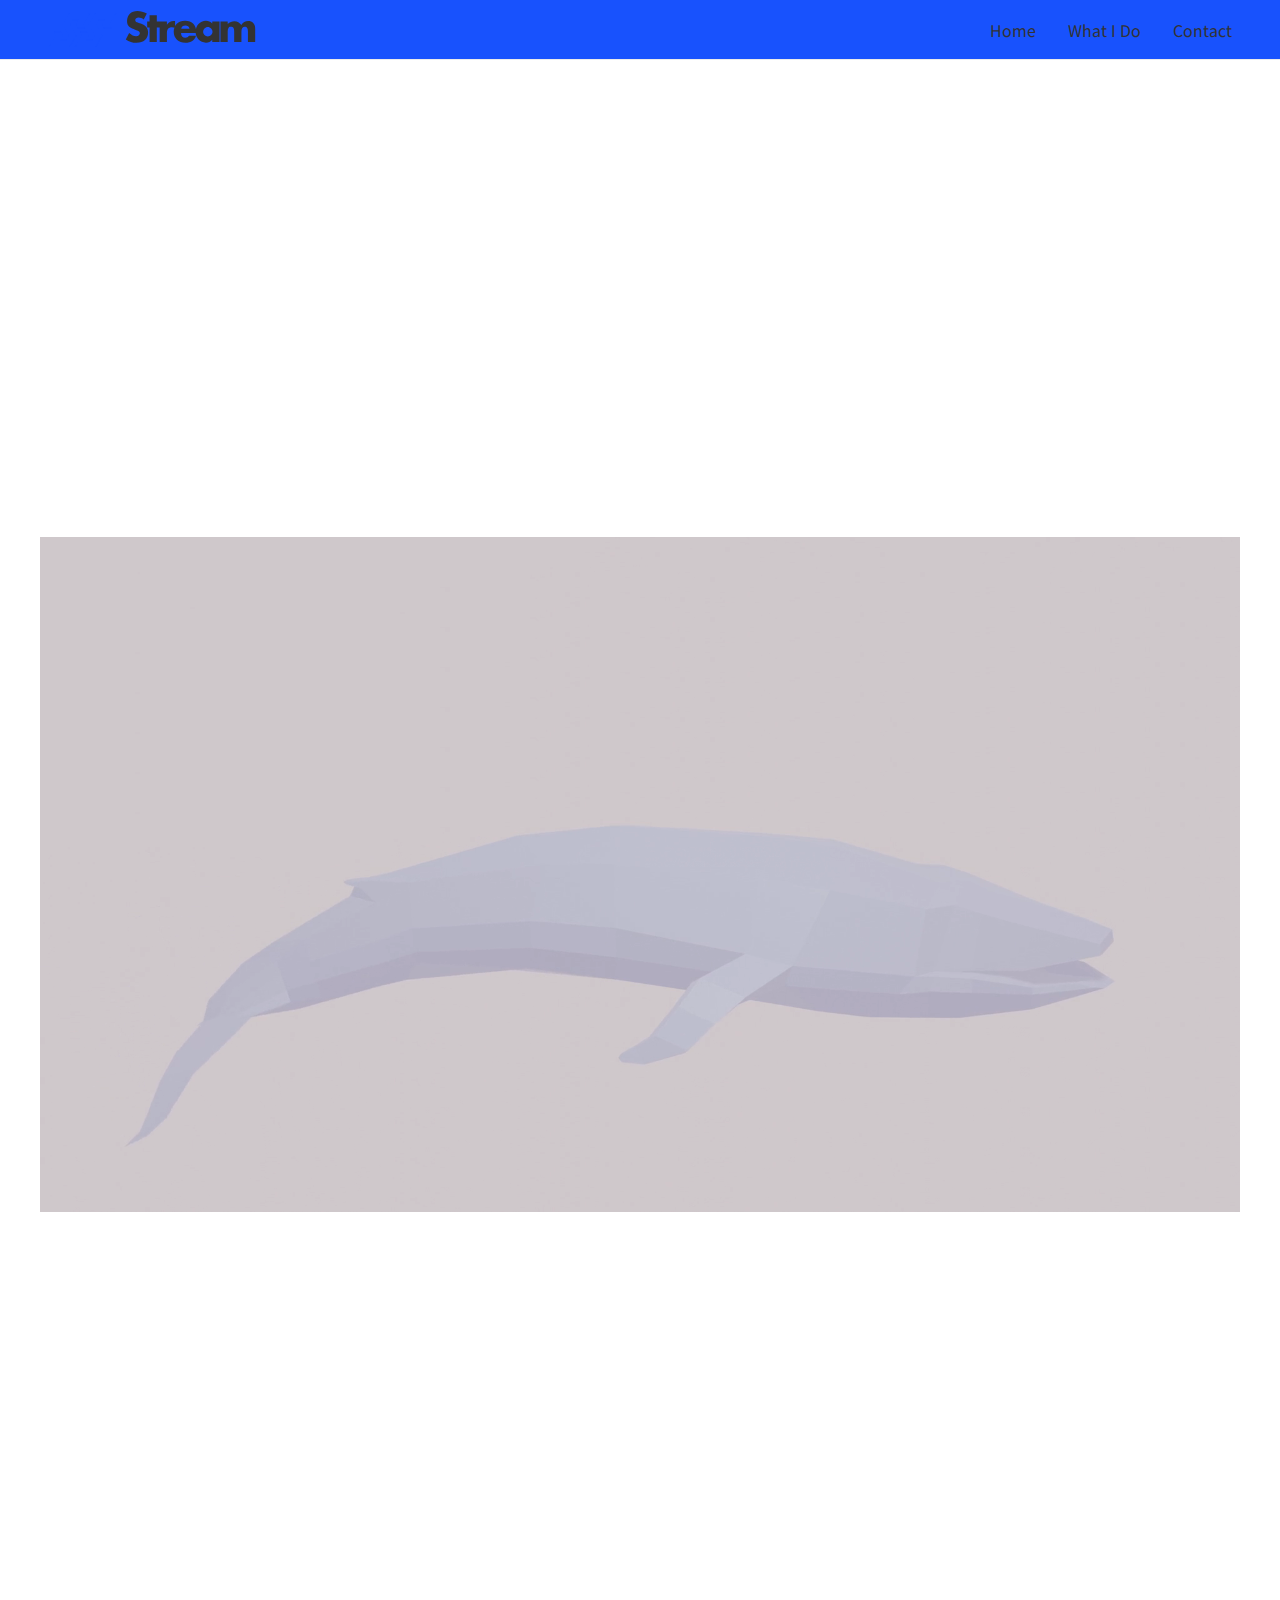
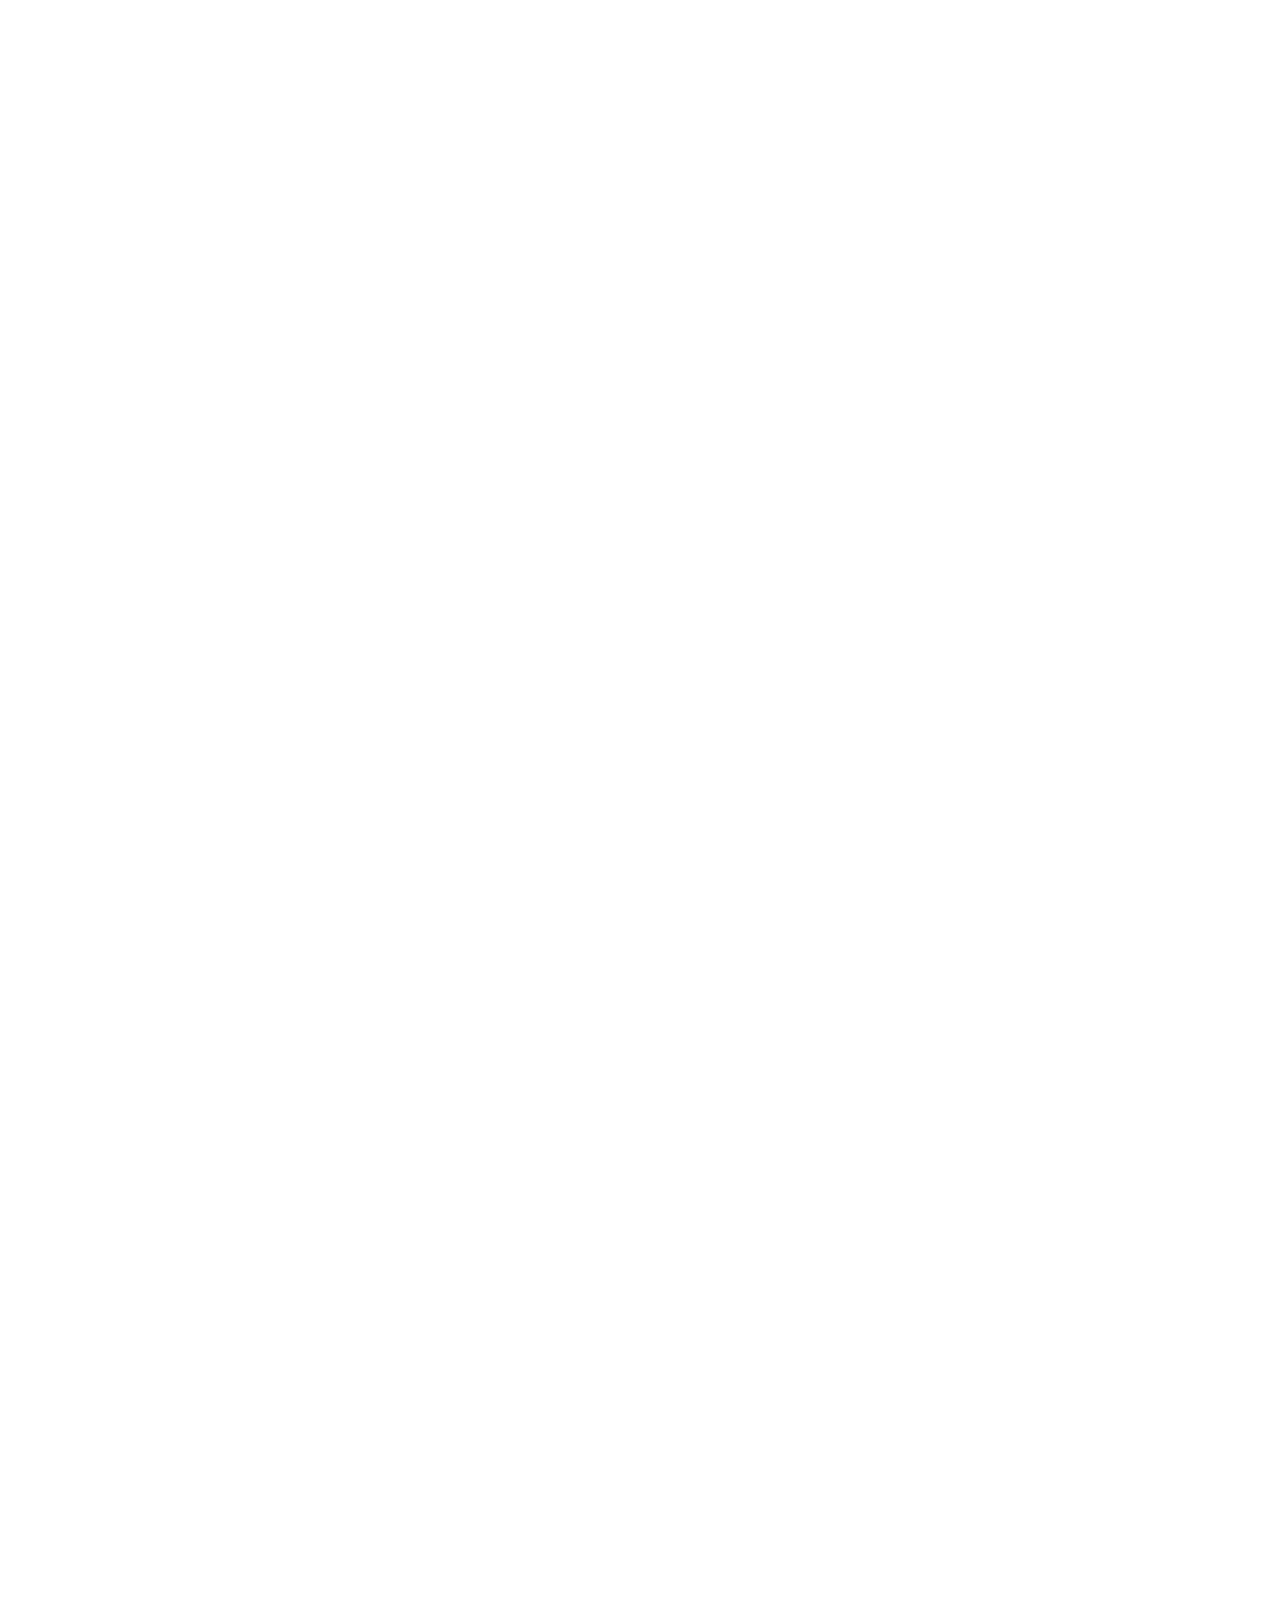
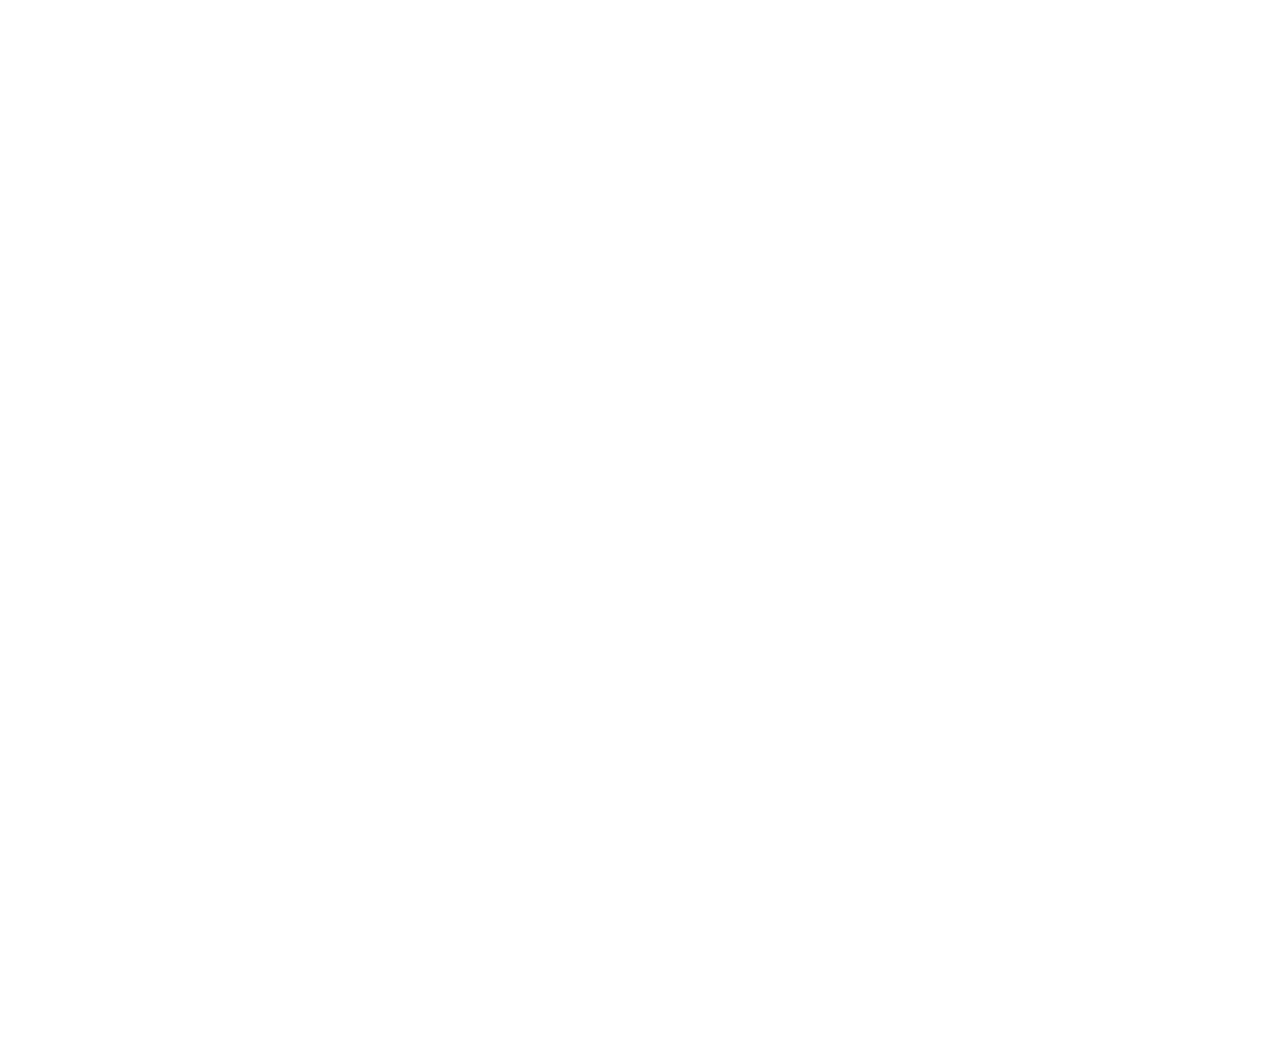
<file: index.html>
<!DOCTYPE html>
<html lang="en">
<head>
  <meta charset="UTF-8">
  <meta http-equiv="X-UA-Compatible" content="IE=edge">
  <meta name="viewport" content="width=device-width, initial-scale=1.0">
  <title>SHS's Portfolio</title> <link rel="stylesheet" href="./home.css">
</head>
<body>
  <header>
    <div class="logo">
        
      <img src="./SHSlogo.svg" alt="shs.logo" >
      <div class="streamZM">
        <img class="movelogo" src="./StreamLogo.svg" alt="stream.logo">
      </div>
    
  </div>

  <div class="navButton">
    <a href="./index.html">Home</a>
    <a href="./whatido.html">What I Do</a>
    <a href="./contact.html">Contact</a>
  </div>
  </header>

<div class="container">
  <!-- 스트림 큰 로고 -->
  <!-- <div class="streamZM">
    <img src="./StreamBigLogo.svg" alt="stream.logo" >
  </div> -->
  <section class="hero">
    <h2>안녕하세요. <br>한국공학대학교 미디어디자인공학과 송해성입니다.</h2>
    <div class="video">
      <video src="./whale.mkv" muted autoplay loop width="1200px"></video>
    </div>
    
  </section>  
  <div class="text">
      <h2>LOGO INFO</h2>
      <p>자체제작한 로고에 대한 설명입니다.</p>
  </div>

   <section class="Logoimg">
      <img src="./SHSinfo.svg" alt="" width="1024px">
      <img id="hlogo" src="./Hlogo.svg" alt="" width="512px"> 
   </section>

  <section class="content">
    <div class="hero2">
      <div class="image">
        <img src="./SHSBigLogo.svg" alt="" >
      </div>
      <div class="info">
        <h3>STREAM은 ‘흐르다’의 의미와 함께  ‘골짜기나 들에 흐르는 작은 물줄기’ 라는 의미입니다.</h3> <br>
        <p>작은 물줄기에서 시작해 끊임없이 흘러 바다에 이르기까지의 과정을 담으려는 의도로 송해성의 SHS를 흐르는 물줄기 모양으로 변형하여 만들어봤습니다.</p>
      </div>
    </div>
  </section>

  <div class="text">
    <h2>Website & Mobile Design</h2>
    <p>웹사이트, 모바일 디자인 작업입니다.</p>
</div>

  <section class="content">
    <div class="image">
      <img src="./deltamate.jpg" alt="" width="499px">
    </div>
    <div class="info">
      <h3>DeltaMate</h3>
      <p>Forever Your Mate 델타메이트는 핸드백을 만들고,
        그 핸드백은 수많은 여성과 함께하며,
        그 여성들은 세상의 변화를 주도합니다.</p>
    </div>
  </section>
  
  <section class="content">
    <div class="image">
      <img src="./doctor.jpg" alt="" width="499px">
    </div>    
    <div class="info">
      <h3>방구석 의사들</h3>
      <p>기존의 정형화된 어플리케이션과는 다른 방구석 너를 위한 동네의 친절한 의사친구들</p>
    </div>
  </section>

  <section class="content">
    <div class="image">
      <img src="./브랜딩.jpg" alt="" width="499px" height="499">
    </div>    
    <div class="info">
      <h3>Allergy OK ARO</h3>
      <p>[ARO: Allergy OK : 알레르기 오케이] 세상의 모든 음식 알레르기에 대해 오케이하고 싶은 사람들을 위한.</p>
    </div>
  </section>
</div>



  <script src="home.js"></script>
</body>
</html>
</file>
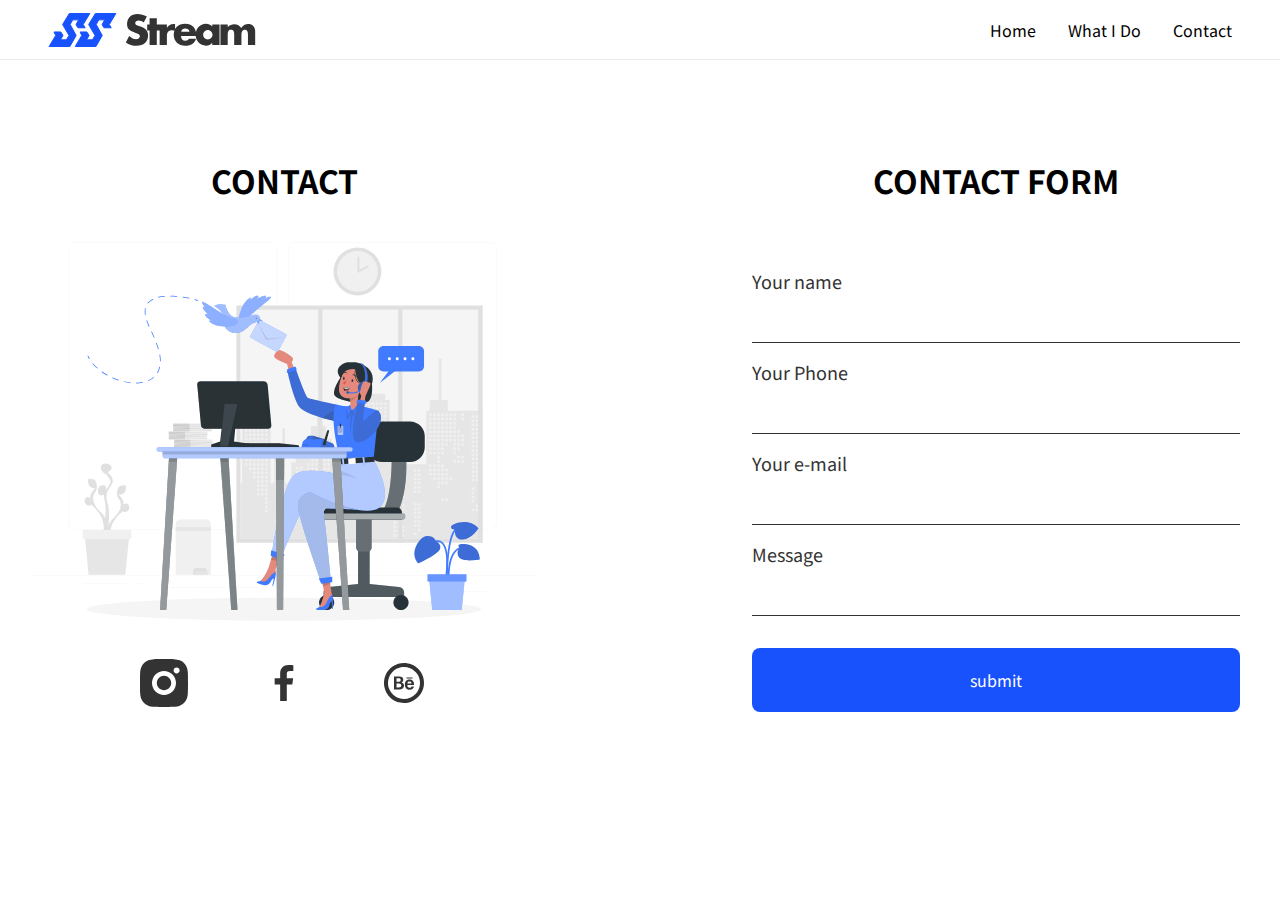
<file: contact.html>
<!DOCTYPE html>
<html lang="en">
<head>
  <meta charset="UTF-8">
  <meta http-equiv="X-UA-Compatible" content="IE=edge">
  <meta name="viewport" content="width=device-width, initial-scale=1.0">
  <title>SHS's Portfolio</title> <link rel="stylesheet" href="contact.css">
</head>
<body>
  <header>
    <div class="logo">
        
      <img src="./SHSlogo.svg" alt="shs.logo" >
      <div class="streamZM">
        <img src="./StreamLogo.svg" alt="stream.logo" >
      </div>
    
  </div>

  <div class="navButton">
    <a href="./index.html">Home</a>
    <a href="./whatido.html">What I Do</a>
    <a href="./contact.html">Contact</a>
  </div>
  </header>

  <div class="container">
  <section>
    <h1>CONTACT</h1>
    <img src="./rafiki.svg" alt="rafiki">
    <div class="icon">
      <a href="">
        <img src="./icon_instagram.svg" alt="instagram" width="48px">
      </a>
      <a href="">
        <img src="./icon_facebook.svg" alt="facebook" width="48px">
      </a>
      <a href="">
        <img src="./icon_behance.svg" alt="behance" width="48px">
      </a>
    </div>
  </section>
  <section>
    <h1>CONTACT FORM</h1>
    <div class="inputBundle">

      <div class="input">
        <h2>Your name</h2>
        <input type="text">
      </div>

      <div class="input">
        <h2>Your Phone</h2>
        <input type="text">
      </div>

      <div class="input">
        <h2>Your e-mail</h2>
        <input type="text">
      </div>

      <div class="input">
        <h2>Message</h2>
        <input type="text">
      </div>
    </div>

    <a class="button" href="">
      submit
    </a>
  </section>

</div>


  <script src="contact.js"></script>
</body>
</html>
</file>
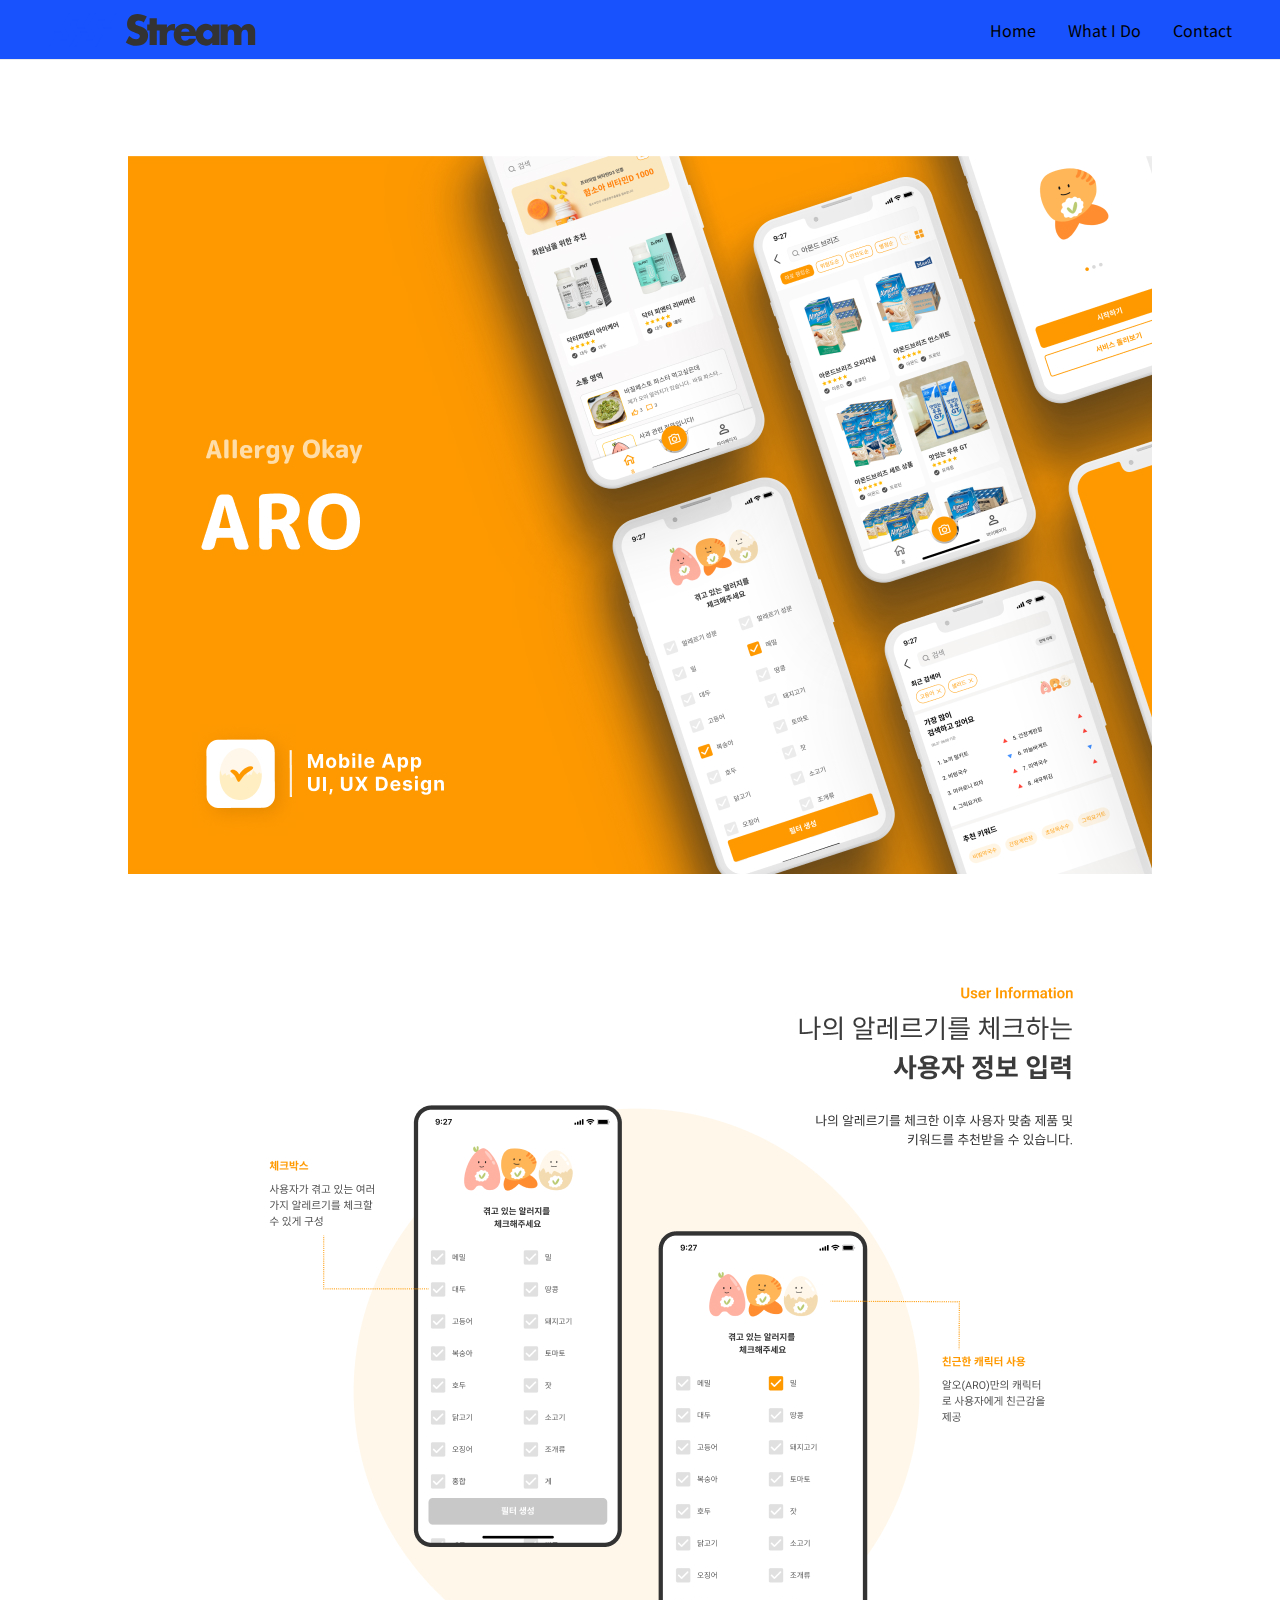
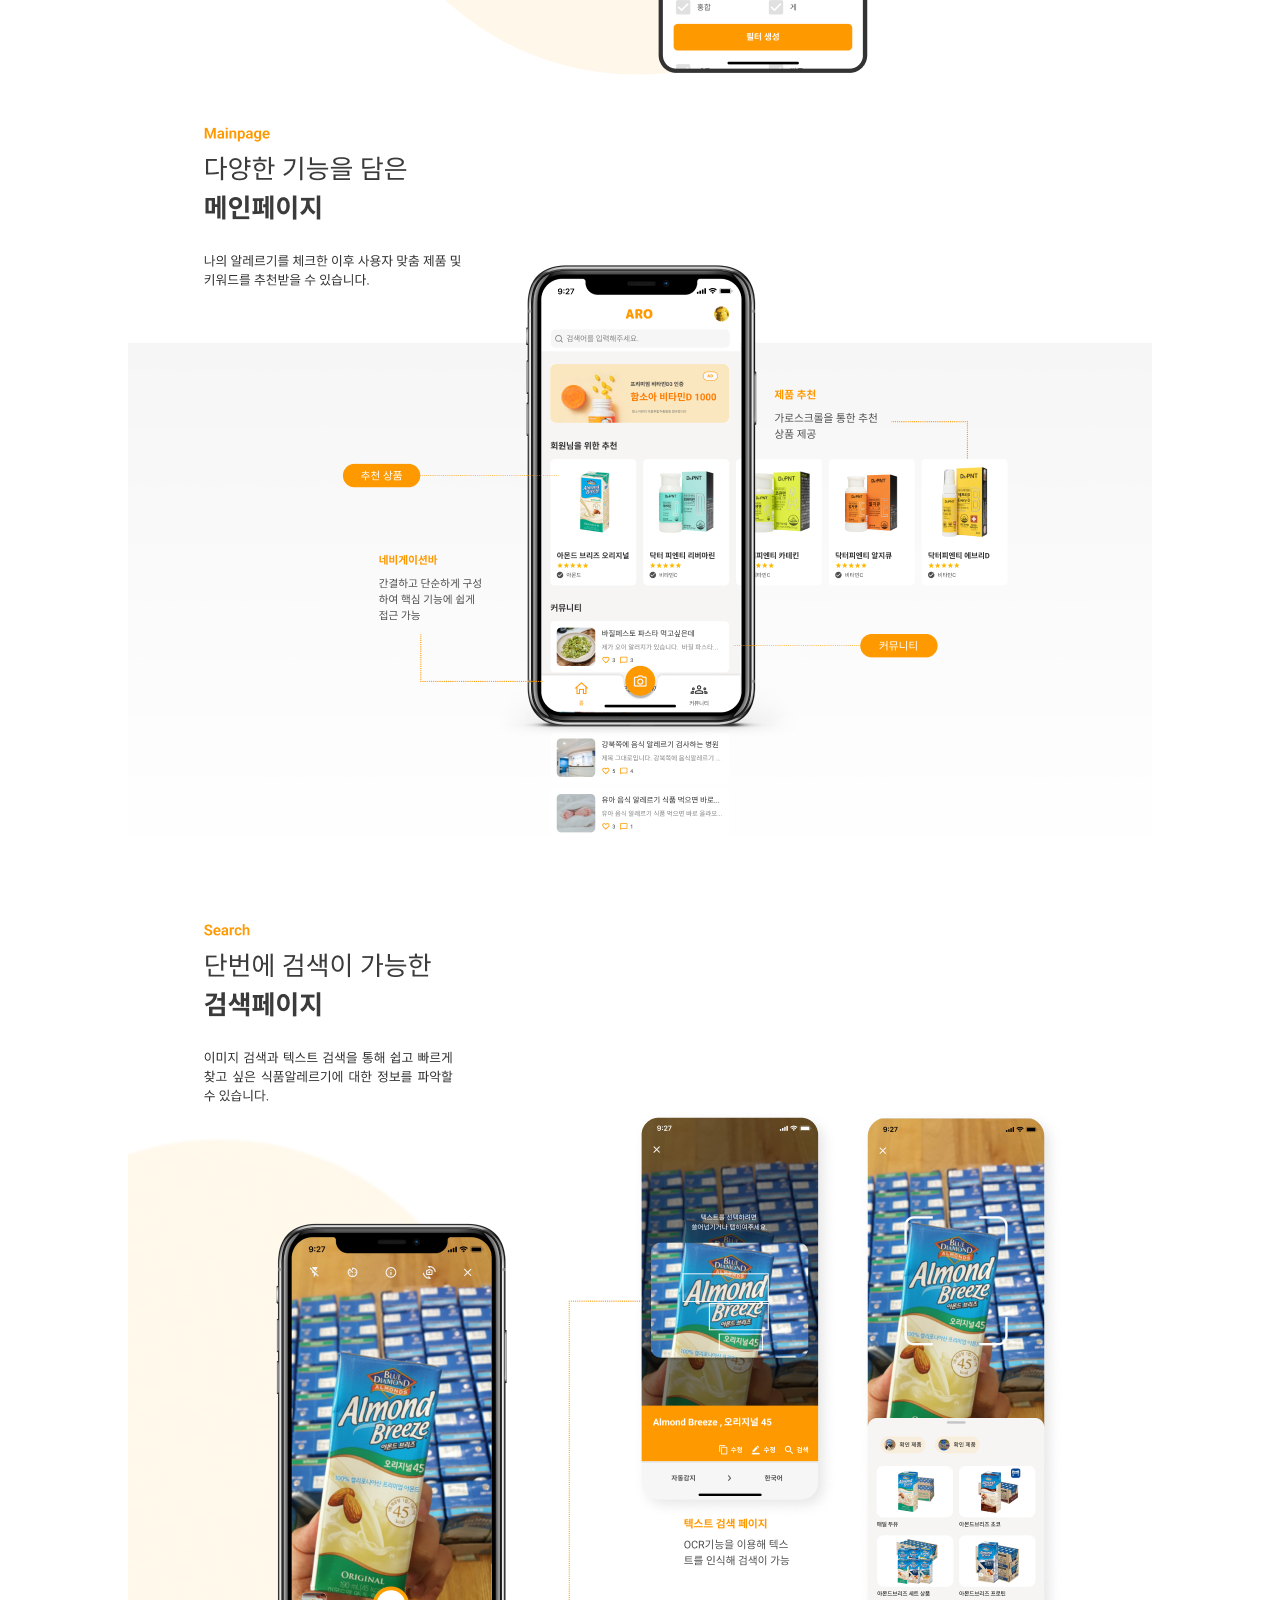
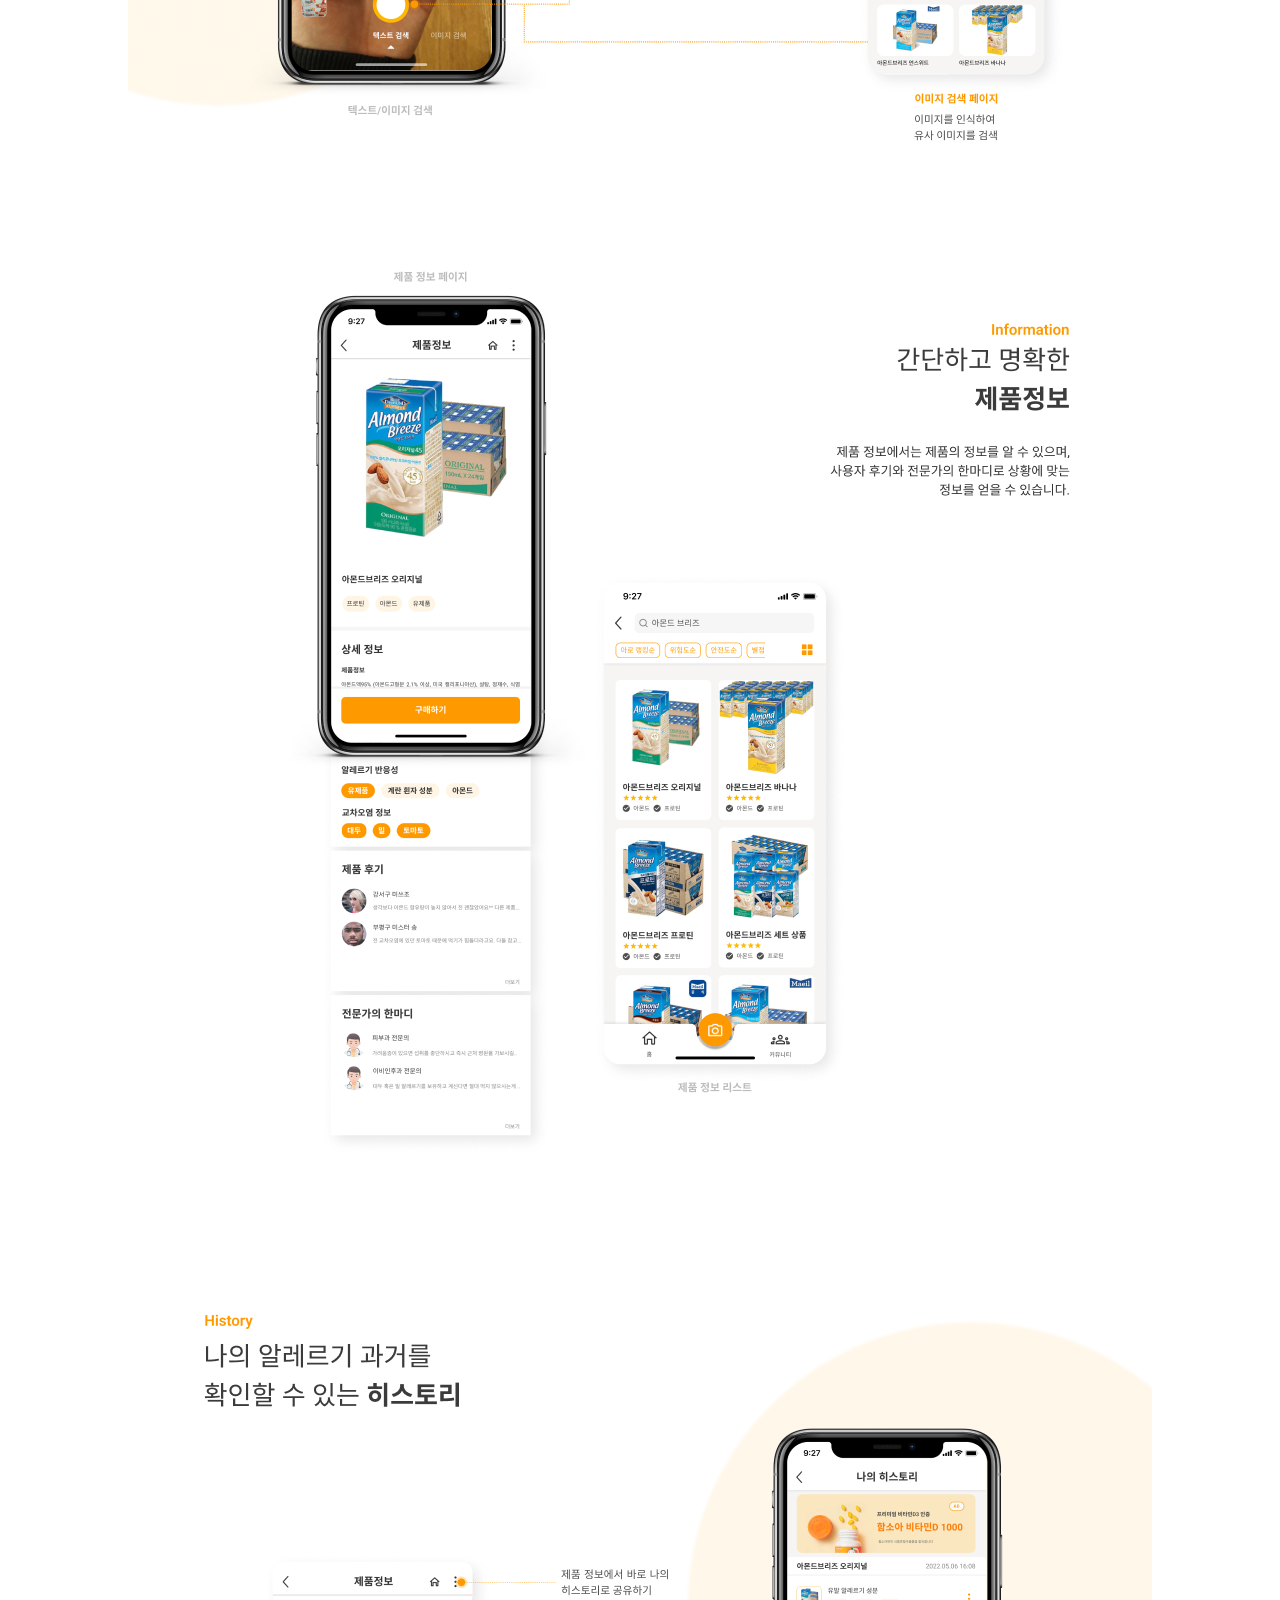
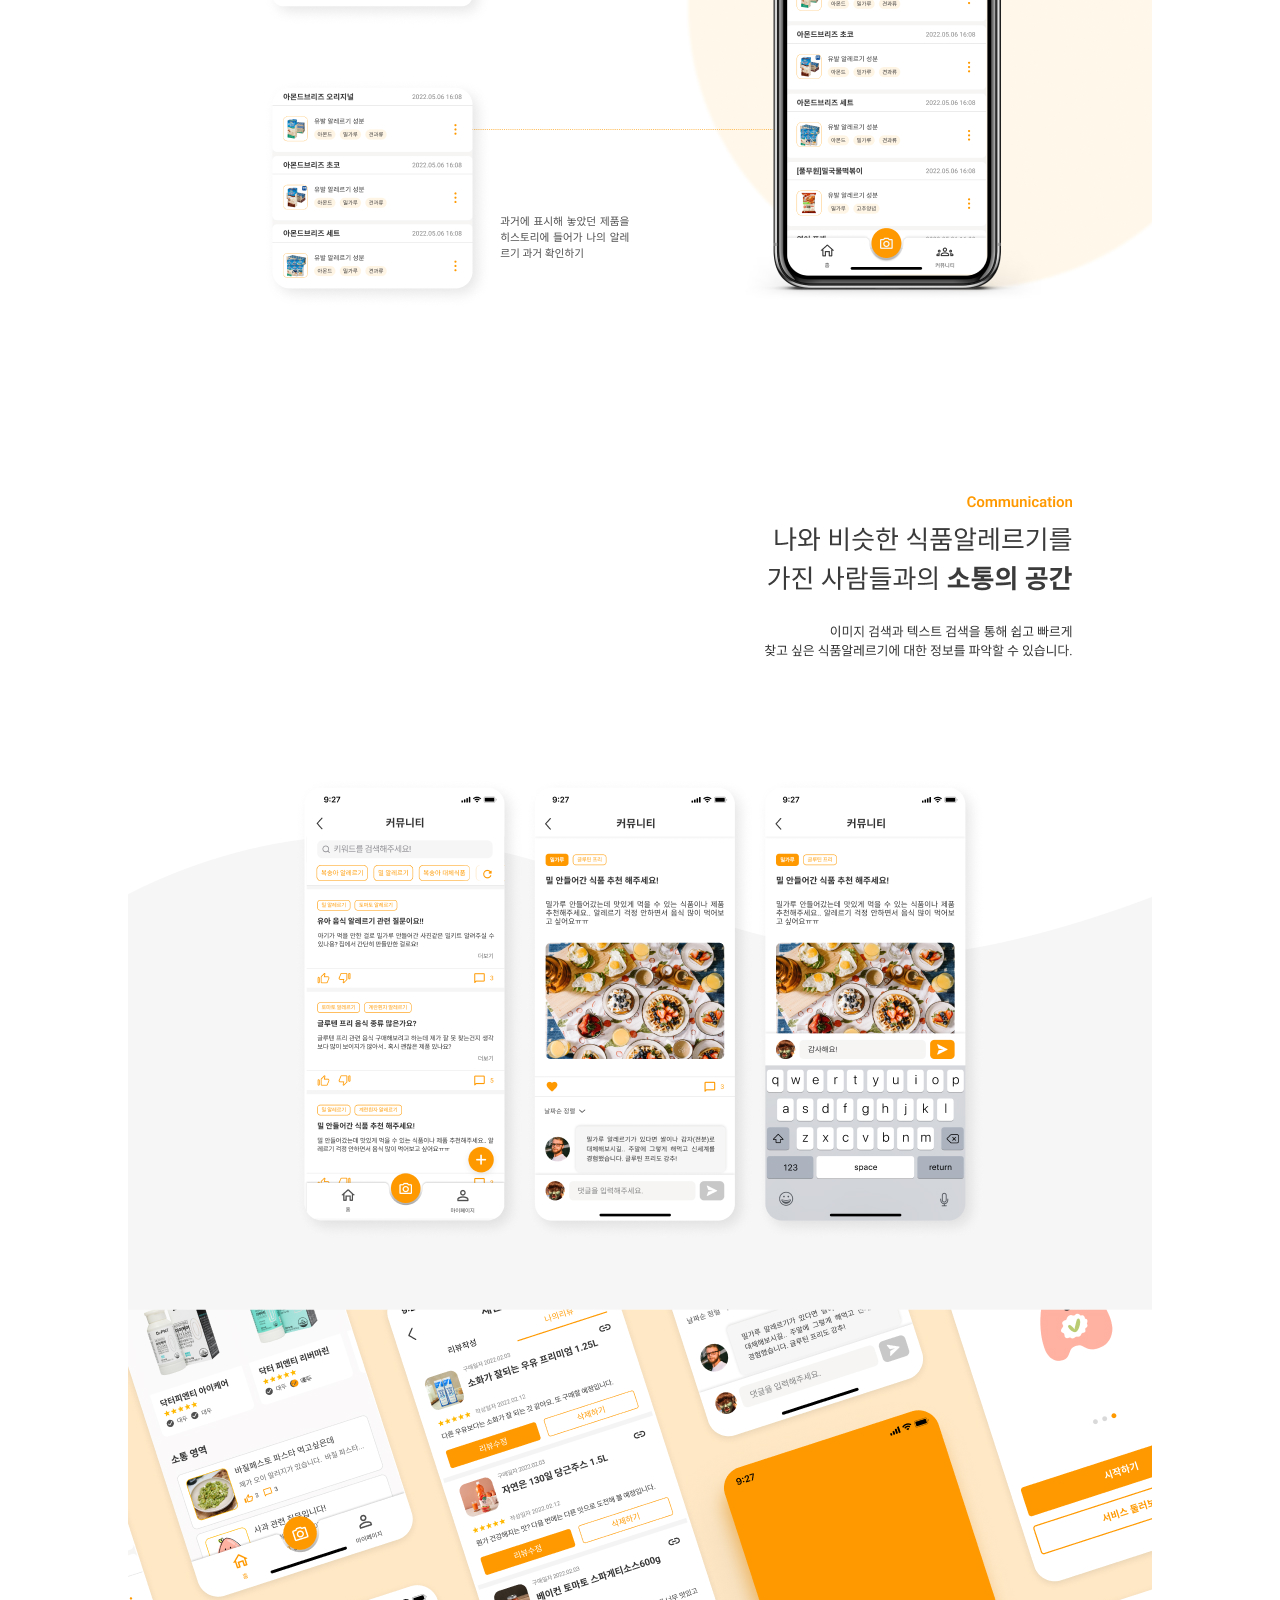
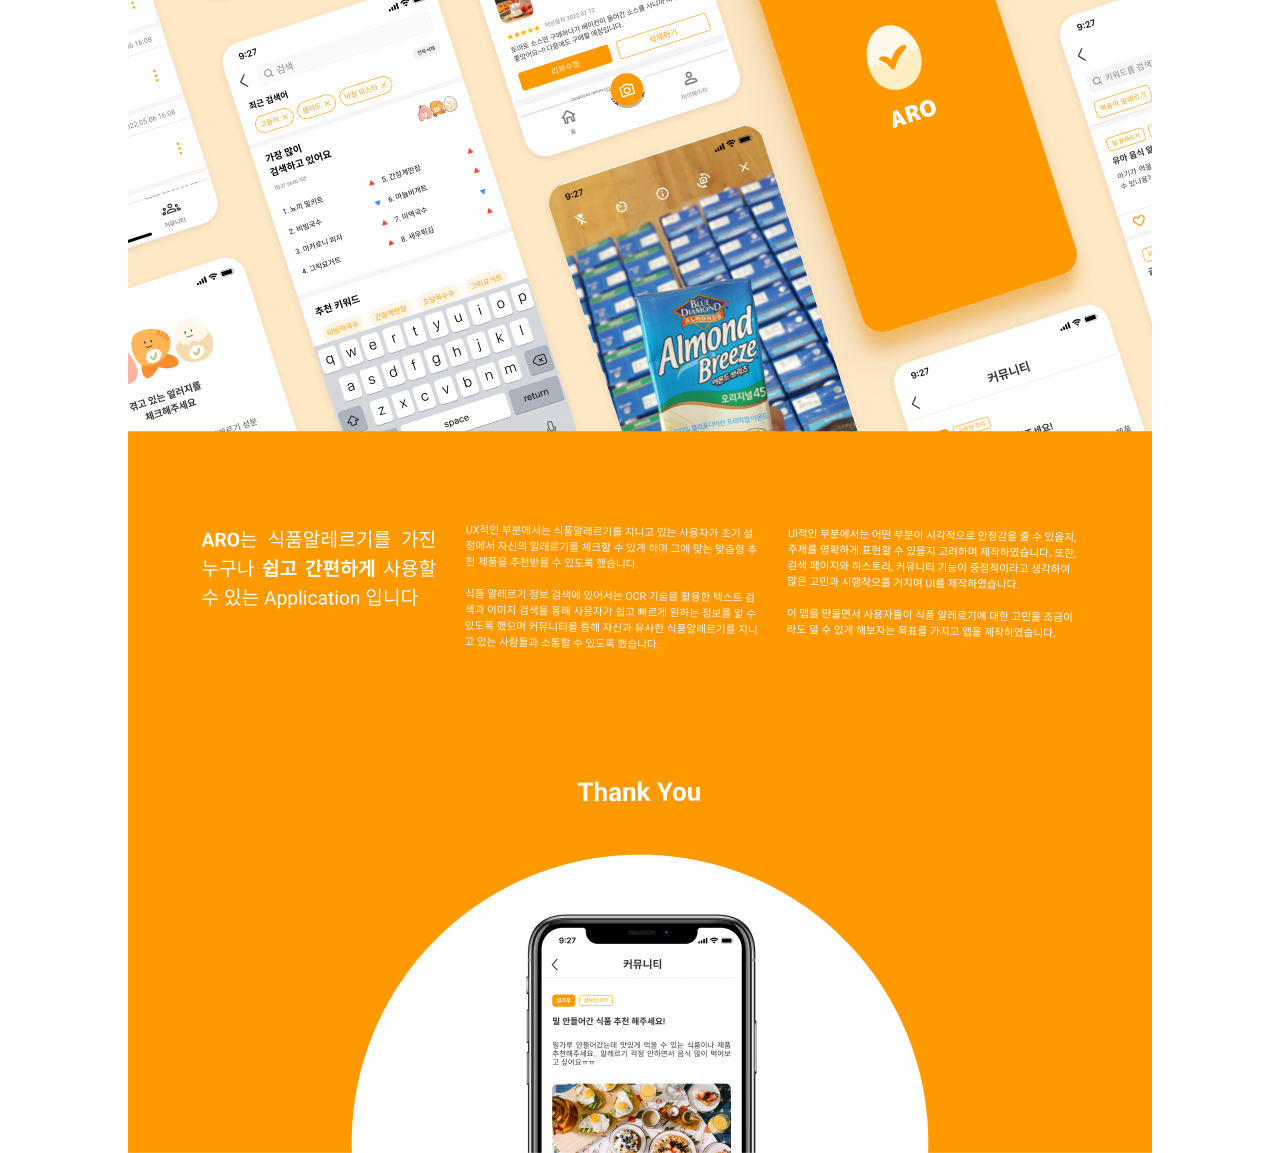
<file: whatidid.html>
<!DOCTYPE html>
<html lang="en">
<head>
  <meta charset="UTF-8">
  <meta http-equiv="X-UA-Compatible" content="IE=edge">
  <meta name="viewport" content="width=device-width, initial-scale=1.0">
  <title>SHS's Portfolio</title> <link rel="stylesheet" href="whatidid.css">
</head>
<body>
  <header>
    <div class="logo">
        
      <img src="./SHSlogo.svg" alt="shs.logo" >
      <div class="streamZM">
        <img src="./StreamLogo.svg" alt="stream.logo" >
      </div>
    
  </div>

  <div class="navButton">
    <a href="./index.html">Home</a>
    <a href="./whatido.html">What I Do</a>
    <a href="./contact.html">Contact</a>
  </div>
  </header>

  <div class="container">
    <img src="./image10.jpg" alt="" width="1024px">

  </div>





  <script src="whatidid.js"></script>
</body>
</html>
</file>
<file: home.css>
@import url('https://fonts.googleapis.com/css2?family=Noto+Sans+KR:wght@100;400;700&display=swap');


*{
  padding: 0;
  margin: 0;
  box-sizing: border-box;
  font-family: 'Noto Sans KR', sans-serif;
  line-height: 1.5;
}
/* animation */
@keyframes fadeIn{
  from{
      opacity: 0;
      transform: translateY(50px);
  }
  to{
      opacity: 1;
  }
}

a{
  text-decoration: none;
  color: #333333;
}
/* 높이 측정용  */
body{
  height: 3000px;
}

header {
  height: 60px;
  display: flex;
  position: fixed;
  top: 0;
  left: 0;
  right: 0;
  padding: 0 48px;
  z-index: 300;
  border-bottom: 1px solid #ebebeb;
  background-color: #1852FD;
  transition: all .3s ease-in;


}

header.down {
  background-color: white;
}

.logo {
  display: flex;
  align-items: center;
  gap: 8px;
  flex: 1 0 0;
  align-items: center;
}

.navButton {
  display: flex;
  flex: 1 0 0;
  justify-content: flex-end;
  align-items: center;  
  
}

header .navButton a{
  margin: 0 0 0 32px;
  text-decoration: none;
  transition: all .3s ease-in;
  z-index: 100;
}

.movelogo {
  transform-origin: top left;
  z-index: -1;
}



.movelogo.scrolled{
  position: absolute;
  transform: translateX(-50%);
  left: 50%;
  width: 1200px;
  margin-top: 60px;
  translate: all 1s ease-in;
}

.container {
  width: 1200px;
  margin: 369px auto 0 auto;
}


section.hero {
  margin-top: 96px;
}

section.hero h2{
  font-size: 24px;
  font-weight: 400;
  color: #333333;
  padding: 48px;
}

p{
  font-weight: 100;
  font-size: 16px;
  color: #333333;
}

h3{
  font-weight: 400;
  font-size: 24px;
  color: #333333;
}

.text {
  margin: 96px 0 32px 0;
  color: #333333;
}





section.Logoimg {
  display: flex;
  align-items: center;
  flex-flow: column;
}

.hero2{
  width: 1000px;
  margin: 0 auto 0 auto;
  display: flex;
}

section.content{
  margin: 96px 0 96px 0;
  display: flex;
}

#hlogo {
  position: absolute;
  left: 50%;
  transform: translate(-50%,30%);

}



section.content div.info{
  flex: 0 0 356px;
  align-items: center;
  margin-left: 72px;
}



section.content:nth-child(2n-1){
  flex-direction: row-reverse;
}

section.content:nth-child(2n-1) div.info{
  margin: 0 72px 0 0;
}
</file>
<file: contact.css>
@import url('https://fonts.googleapis.com/css2?family=Noto+Sans+KR:wght@100;400;700&display=swap');


*{
  padding: 0;
  margin: 0;
  box-sizing: border-box;
  font-family: 'Noto Sans KR', sans-serif;
  line-height: 1.5;
}

--root { 
  --dark: rgba(0, 0, 0, 0.5);
  --black: #333333;
  --blue: #1852FD;
}


a{
  text-decoration: none;
  color: #333333;
}

body{
  height: 720px;
}

header {
  height: 60px;
  display: flex;
  position: fixed;
  top: 0;
  left: 0;
  right: 0;
  padding: 0 48px;
  z-index: 1;
  border-bottom: 1px solid #ebebeb;
  background-color: white;

}



.logo {
  display: flex;
  align-items: center;
  gap: 8px;
  display: flex;
  flex: 1 0 0;
  align-items: center;
}

.streamZM {
  display: flex;
  align-items: center;
  line-height: 100%;
}

.navButton {
  display: flex;
  flex: 1 0 0;
  justify-content: flex-end;
  align-items: center;  
}

header .navButton a{
  margin: 0 0 0 32px;
  text-decoration: none;
  color: var(--black);
  
}

.container{

  width: 1200px;
  display: flex;
  margin: 156px auto 0 auto;
  justify-content: space-between;

}

section {
  width: 488px;
  display: flex;
  flex-flow: column;
  justify-content: space-between;
  align-items: center;
}

.inputBundle {
  margin-top: 16px;
}

input{
  margin-top: 8px;
  width: 488px;
  height: 40px;
  border: none;
  border-bottom: 1px solid #333333;
}

.input h2{
  margin-top: 16px;
  color: #333333;
  font-size: 18px;
  font-weight: 400;
}


.button {
  width: 488px;
  height: 64px;
  justify-content: center;
  align-items: center;
  border-radius: 8px;
  background-color: #1852FD;
  display: flex;
  justify-content: center;
  align-items: center;
  margin-top: 32px;
  color:white;
}

section h1{
  margin-bottom: 32px;
}

.icon {
  display: flex;
  justify-content: space-between;
  width: 288px;
  margin-top: 32px;
}
</file>
<file: whatidid.css>
@import url('https://fonts.googleapis.com/css2?family=Noto+Sans+KR:wght@100;400;700&display=swap');


*{
  padding: 0;
  margin: 0;
  box-sizing: border-box;
  font-family: 'Noto Sans KR', sans-serif;
  line-height: 1.5;
}
/* animation */
@keyframes fadeIn{
  from{
      opacity: 0;
      transform: translateY(50px);
  }
  to{
      opacity: 1;
  }
}


--root { 
  --dark: rgba(0, 0, 0, 0.5);
  --black: #333333;
}


a{
  text-decoration: none;
  color: #333333;
}

body{
  height: 3000px;
}

header {
  height: 60px;
  display: flex;
  position: fixed;
  top: 0;
  left: 0;
  right: 0;
  padding: 0 48px;
  z-index: 300;
  border-bottom: 1px solid #ebebeb;
  background-color: #1852FD;
  transition: all .3s ease-in;


}

header.down {
  background-color: white;
}

.logo {
  display: flex;
  align-items: center;
  gap: 8px;
  display: flex;
  flex: 1 0 0;
  align-items: center;
}

.streamZM {
  display: flex;
  align-items: center;
  line-height: 100%;
}

.navButton {
  display: flex;
  flex: 1 0 0;
  justify-content: flex-end;
  align-items: center;  
}

header .navButton a{
  margin: 0 0 0 32px;
  text-decoration: none;
  color: var(--black);
  
}

.container {
  margin: 156px auto 96px auto;
  width: 1200px;
  display: flex;
  justify-content: center;
}
</file>
